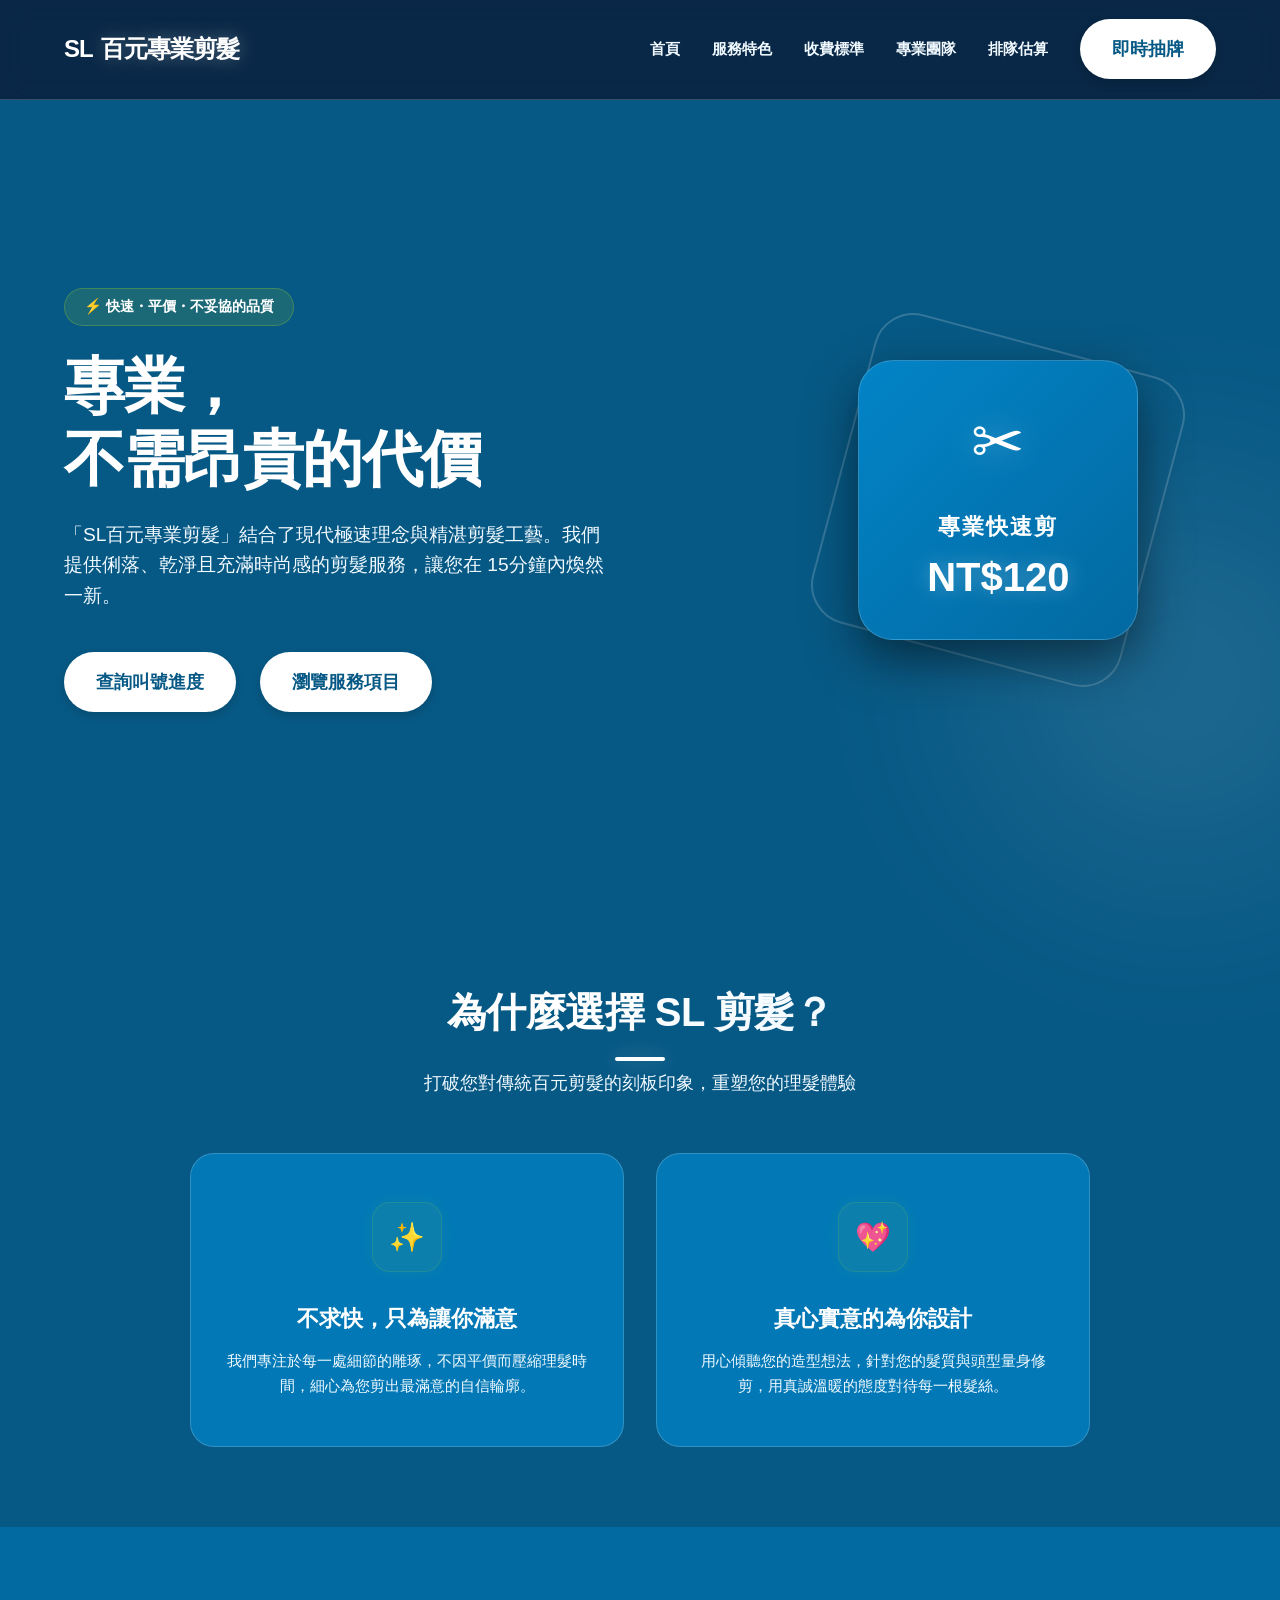
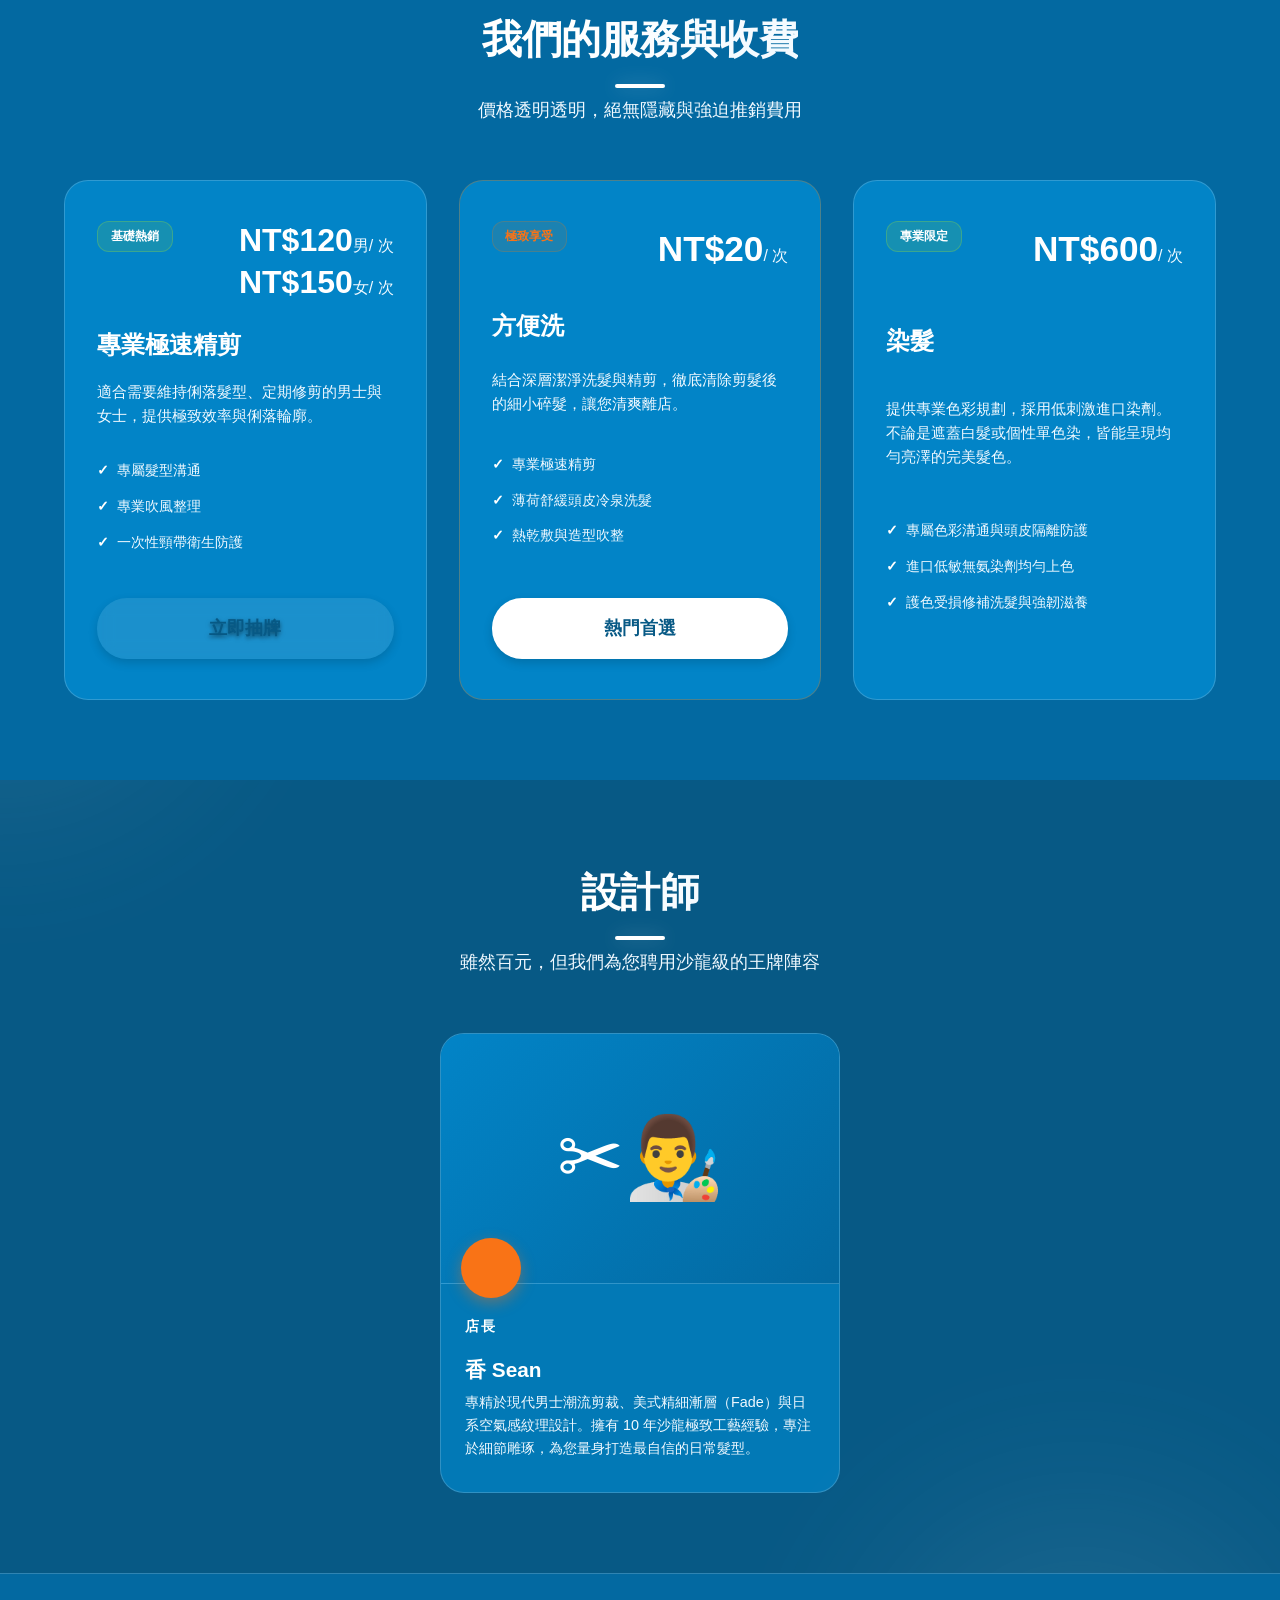
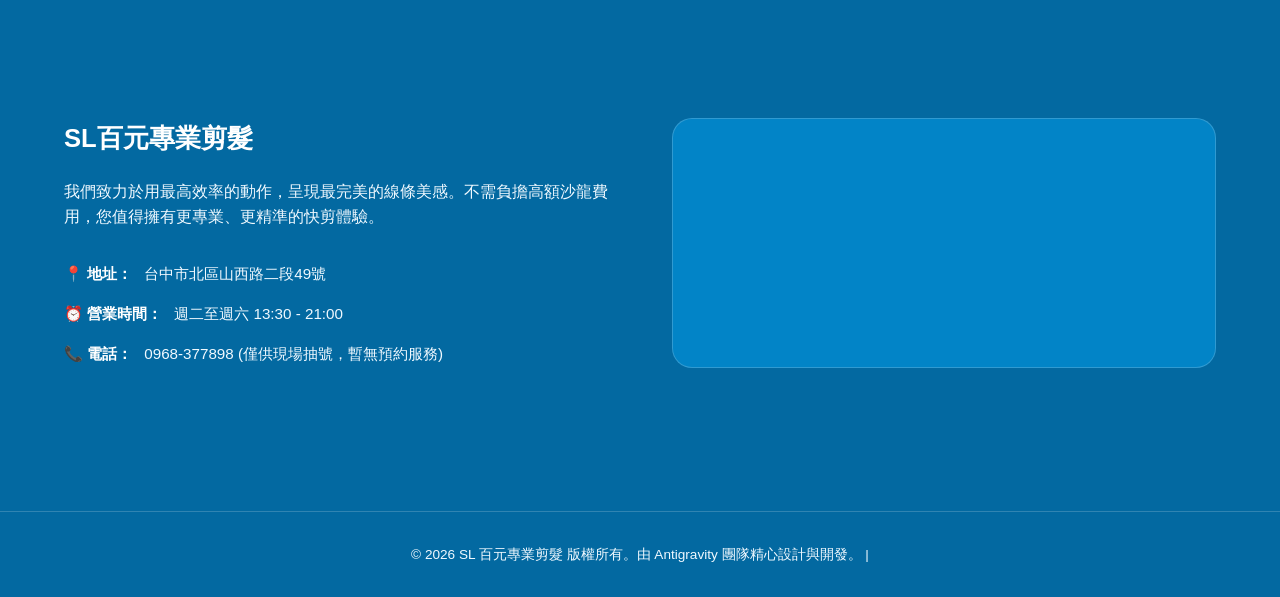
<file: index.html>
<!DOCTYPE html>
<!-- lang="zh-Hant" 告訴瀏覽器這個網頁的語言是「繁體中文」 -->
<html lang="zh-Hant">

<head>
    <!-- 設定網頁編碼為 UTF-8，確保中文字不會變成亂碼 -->
    <meta charset="UTF-8">
    <!-- 設定 viewport 讓網頁可以在手機等行動裝置上正常縮放排版 -->
    <meta name="viewport" content="width=device-width, initial-scale=1.0, maximum-scale=1.0, user-scalable=no">
    <!-- 網頁標題，會顯示在瀏覽器的標籤頁上 -->
    <title>SL百元專業剪髮 | 極速、平價、時尚沙龍</title>

    <!-- 資安防護設定 (Content Security Policy) -->
    <meta http-equiv="Content-Security-Policy" content="default-src 'self'; font-src 'self' https://fonts.gstatic.com; style-src 'self' 'unsafe-inline' https://fonts.googleapis.com; script-src 'self' 'unsafe-inline'; img-src 'self' data: https:; frame-src 'self' https://maps.google.com https://www.google.com;">

    <!-- SEO 與 Meta 設定：幫助 Google 搜尋引擎了解這個網頁在做什麼 -->
    <meta name="description" content="SL百元專業剪髮提供最快、最專業的男士女士剪髮服務。只需120元，由擁有多年沙龍經驗的設計師為您量身打造完美輪廓。本站提供線上號碼牌即時等候時間估算。">
    <!-- 關鍵字設定，當有人搜尋這些字時比較容易找到我們 -->
    <meta name="keywords" content="SL剪髮, 百元剪髮, 快速剪髮, 台北剪髮, 平價沙龍, 排隊叫號">

    <!-- Open Graph (OG) 社群分享標籤設定 -->
    <meta property="og:title" content="SL百元專業剪髮 | 極速、平價、時尚沙龍">
    <meta property="og:description" content="最快、最專業的男士女士剪髮服務。只需120元，即刻享有量身打造的完美輪廓。">
    <meta property="og:type" content="website">
    <meta property="og:image" content="https://sl.keroao.dpdns.org/og-preview.jpg">

    <!-- 網頁小圖示 (Favicon) 避免瀏覽器報錯 -->
    <link rel="icon" href="favicon.ico" type="image/x-icon">

    <!-- 引入 Google Fonts 提供的漂亮字體 (Outfit 負責英文與數字，Noto Sans TC 負責中文) -->
    <link rel="preconnect" href="https://fonts.googleapis.com">
    <link rel="preconnect" href="https://fonts.gstatic.com" crossorigin>
    <link
        href="https://fonts.googleapis.com/css2?family=Outfit:wght@300;400;600;800&family=Noto+Sans+TC:wght@300;400;700&display=swap"
        rel="stylesheet">

    <!-- 網頁視覺樣式設計 (CSS)：連結到我們自己寫的 style.css 檔案 (?v=1.1 是為了解決手機快取不更新的工程師技巧) -->
    <link rel="stylesheet" href="./style.css?v=1.1">
</head>

<body>

    <!-- 這是畫面背景的裝飾微光效果 (透過 CSS 畫出的模糊圓形) -->
    <div class="ambient-glow glow-1"></div>
    <div class="ambient-glow glow-2"></div>
    <div class="ambient-glow glow-3"></div>

    <!-- 1. Header (導覽列區塊) -->
    <!-- header 標籤代表網頁頂部的區塊，id="mainHeader" 是為了讓 JavaScript 找得到它 -->
    <header class="header" id="mainHeader">
        <div class="nav-container">
            <!-- 點擊 Logo 會透過 #home 滑動到網頁最上方 -->
            <a href="#home" class="logo" id="navLogo">
                SL<span>百元專業剪髮</span>
            </a>

            <!-- 手機版才會出現的「漢堡選單按鈕」 -->
            <button class="nav-toggle" id="menuToggleBtn" aria-label="切換選單">
                <span></span>
                <span></span>
                <span></span>
            </button>

            <!-- 導覽列右側的選單連結清單 -->
            <ul class="nav-menu" id="navMenuList">
                <!-- href="#名稱" 會在同一個網頁內平滑滑動到指定的區塊 -->
                <li><a href="#home" class="nav-link">首頁</a></li>
                <li><a href="#features" class="nav-link">服務特色</a></li>
                <li><a href="#services" class="nav-link">收費標準</a></li>
                <li><a href="#stylists" class="nav-link">專業團隊</a></li>
                <!-- 這些是連到其他網頁的連結 -->
                <li><a href="./queue.html" class="nav-link">排隊估算</a></li>
                <!-- 加了 class="btn btn-primary" 讓這個連結看起來像一個顯眼的按鈕 -->
                <li><a href="./queue.html" class="btn btn-primary" id="headerCtaBtn">即時抽牌</a></li>
            </ul>
        </div>
    </header>

    <!-- 2. Hero Section (主視覺看板區塊，通常是一進網頁看到的第一個大畫面) -->
    <!-- id="home" 對應導覽列的連結，讓導覽列可以捲動到這裡 -->
    <section id="home" class="hero">
        <div class="container hero-grid">
            <!-- 左側文字區 -->
            <div class="hero-content">
                <!-- 品牌標語 -->
                <div class="hero-tagline">
                    ⚡ 快速・平價・不妥協的品質
                </div>
                <!-- 大標題，<br> 代表換行，<span>用來單獨改變「代價」這兩個字的顏色 -->
                <h1>專業，<br>不需昂貴的<span>代價</span></h1>
                <!-- 品牌簡介 -->
                <p>
                    「SL百元專業剪髮」結合了現代極速理念與精湛剪髮工藝。我們提供俐落、乾淨且充滿時尚感的剪髮服務，讓您在 15分鐘內煥然一新。
                </p>
                <!-- 兩個行動呼籲按鈕 (Call to Action) -->
                <div class="hero-actions">
                    <!-- 連接到排隊頁面 -->
                    <a href="./queue.html" class="btn btn-primary">查詢叫號進度</a>
                    <!-- 滑動到下方的收費標準區塊 -->
                    <a href="#services" class="btn btn-primary">瀏覽服務項目</a>
                </div>
            </div>

            <!-- 右側視覺圖形區 (用 CSS 畫出的立體幾何圖形) -->
            <div class="hero-visual">
                <!-- 框線裝飾 -->
                <div class="visual-outline"></div>
                <!-- 實體的色塊 -->
                <div class="visual-solid">
                    <div class="visual-icon">✂</div>
                    <div class="visual-label">專業快速剪</div>
                    <div class="visual-price">NT$120</div>
                </div>
            </div>
        </div>
    </section>

    <!-- 3. Features Section (服務特色區塊) -->
    <section id="features" class="container">
        <!-- 區塊標題 -->
        <div class="section-title">
            <h2>為什麼選擇 SL 剪髮？</h2>
            <p>打破您對傳統百元剪髮的刻板印象，重塑您的理髮體驗</p>
        </div>

        <!-- 使用 CSS Grid 排列的兩個特色卡片 -->
        <div class="features-grid">
            <!-- 第一個特色卡片 -->
            <div class="feature-card">
                <div class="feature-icon">✨</div>
                <h3>不求快，只為讓你滿意</h3>
                <p>我們專注於每一處細節的雕琢，不因平價而壓縮理髮時間，細心為您剪出最滿意的自信輪廓。</p>
            </div>

            <!-- 第二個特色卡片 -->
            <div class="feature-card">
                <div class="feature-icon">💖</div>
                <h3>真心實意的為你設計</h3>
                <p>用心傾聽您的造型想法，針對您的髮質與頭型量身修剪，用真誠溫暖的態度對待每一根髮絲。</p>
            </div>
        </div>
    </section>

    <!-- 4. Services & Pricing (收費標準區塊) -->
    <section id="services" class="services">
        <div class="container">
            <div class="section-title">
                <h2>我們的服務與收費</h2>
                <p>價格透明透明，絕無隱藏與強迫推銷費用</p>
            </div>

            <!-- 使用 CSS Grid 橫向排列三個價目表卡片 -->
            <div class="services-grid">
                <!-- 價目卡片 1：基礎熱銷 -->
                <div class="service-card">
                    <div class="service-header">
                        <!-- 卡片左上角的小標籤 -->
                        <span class="service-badge">基礎熱銷</span>
                        <!-- 價格顯示區 -->
                        <div class="service-prices"
                            style="display: flex; flex-direction: column; align-items: flex-end; line-height: 1.2;">
                            <div class="service-price" style="font-size: 2rem;">NT$120<span>男/ 次</span></div>
                            <div class="service-price" style="font-size: 2rem; margin-top: 4px;">NT$150<span>女/ 次</span>
                            </div>
                        </div>
                    </div>
                    <h3>專業極速精剪</h3>
                    <p>適合需要維持俐落髮型、定期修剪的男士與女士，提供極致效率與俐落輪廓。</p>
                    <!-- 包含項目的清單 -->
                    <ul class="service-features">
                        <li>專屬髮型溝通</li>
                        <li>專業吹風整理</li>
                        <li>一次性頸帶衛生防護</li>
                    </ul>
                    <a href="./queue.html" class="btn btn-secondary">立即抽牌</a>
                </div>

                <!-- 價目卡片 2：極致享受 (特別加上橘色邊框突顯) -->
                <div class="service-card" style="border-color: rgba(255, 123, 0, 0.3);">
                    <div class="service-header">
                        <span class="service-badge popular">極致享受</span>
                        <div class="service-price">NT$20<span>/ 次</span></div>
                    </div>
                    <h3>方便洗</h3>
                    <p>結合深層潔淨洗髮與精剪，徹底清除剪髮後的細小碎髮，讓您清爽離店。</p>
                    <ul class="service-features">
                        <li>專業極速精剪</li>
                        <li>薄荷舒緩頭皮冷泉洗髮</li>
                        <li>熱乾敷與造型吹整</li>
                    </ul>
                    <a href="./queue.html" class="btn btn-primary">熱門首選</a>
                </div>

                <!-- 價目卡片 3：專業限定 -->
                <div class="service-card">
                    <div class="service-header">
                        <span class="service-badge">專業限定</span>
                        <div class="service-price">NT$600<span>/ 次</span></div>
                    </div>
                    <h3>染髮</h3>
                    <p>提供專業色彩規劃，採用低刺激進口染劑。不論是遮蓋白髮或個性單色染，皆能呈現均勻亮澤的完美髮色。</p>
                    <ul class="service-features">
                        <li>專屬色彩溝通與頭皮隔離防護</li>
                        <li>進口低敏無氨染劑均勻上色</li>
                        <li>護色受損修補洗髮與強韌滋養</li>
                    </ul>
                </div>
            </div>
        </div>
    </section>

    <!-- 5. Stylists Section (設計師團隊區塊) -->
    <section id="stylists" class="container">
        <div class="section-title">
            <h2>設計師</h2>
            <p>雖然百元，但我們為您聘用沙龍級的王牌陣容</p>
        </div>

        <div class="stylists-grid">
            <div class="stylist-card">
                <!-- 虛擬頭像圖示 -->
                <div class="stylist-avatar">✂👨‍🎨</div>
                <div class="stylist-info">
                    <div class="stylist-role">店長</div>
                    <h3>香 Sean</h3>
                    <!-- 店長個人介紹 -->
                    <p class="stylist-desc">專精於現代男士潮流剪裁、美式精細漸層（Fade）與日系空氣感紋理設計。擁有 10 年沙龍極致工藝經驗，專注於細節雕琢，為您量身打造最自信的日常髮型。
                    </p>
                </div>
            </div>
        </div>
    </section>

    <!-- 7. Footer (頁尾聯絡資訊區塊) -->
    <footer class="footer">
        <div class="container footer-grid">
            <!-- 左側文字聯絡資訊 -->
            <div class="footer-info">
                <h3>SL<span>百元專業剪髮</span></h3>
                <p>
                    我們致力於用最高效率的動作，呈現最完美的線條美感。不需負擔高額沙龍費用，您值得擁有更專業、更精準的快剪體驗。
                </p>
                <ul class="contact-list">
                    <!-- strong 標籤會讓裡面的文字變粗體 -->
                    <li class="contact-item"><strong>📍 地址：</strong> 台中市北區山西路二段49號</li>
                    <li class="contact-item"><strong>⏰ 營業時間：</strong> 週二至週六 13:30 - 21:00</li>
                    <li class="contact-item"><strong>📞 電話：</strong> 0968-377898 (僅供現場抽號，暫無預約服務)</li>
                </ul>
            </div>

            <!-- 右側 Google Maps 嵌入區塊 -->
            <!-- iframe 標籤可以在網頁裡面挖一個洞，用來顯示另一個網頁(這裡是 Google地圖) -->
            <div class="footer-map" aria-label="SL剪髮店面地圖" style="overflow: hidden;">
                <iframe width="100%" height="100%" frameborder="0" style="border:0;"
                    src="https://maps.google.com/maps?q=台中市北區山西路二段49號&t=m&z=16&output=embed&iwloc=near" allowfullscreen>
                </iframe>
            </div>
        </div>

        <!-- 網頁最底部的版權宣告列 -->
        <div class="footer-bottom">
            <!-- &copy; 是一個特殊的 HTML 代碼，會顯示版權符號 © -->

            <p>&copy; 2026 SL 百元專業剪髮 版權所有。由 Antigravity 團隊精心設計與開發。 |
                <!-- 移除公開的店長連結，改由直接輸入網址存取 -->
            </p>
        </div>
    </footer>

    <!-- ==========================================
         網頁互動邏輯 (內嵌 JavaScript)
         ========================================== -->
    <!-- 引入共用的前端互動邏輯 (app.js) -->
    <script src="./app.js"></script>
</body>

</html>
</file>
<file: style.css>
@charset "UTF-8";

/* ==========================================================================
   1. CSS 變數系統 & 基礎設定 (教學註解)
   --------------------------------------------------------------------------
   【觀念教學】
   :root 代表整份 HTML 文件的根元素，我們通常在這裡宣告「CSS 變數」(Custom Properties)。
   變數的好處是「一處修改，全域生效」。例如你想把網站主色調從藍色換成綠色，
   只要改這裡的 --bg-main 即可，不用去找幾百行程式碼一個個換。
   ========================================================================== */
:root {
    /* 品牌色彩系統 (海洋活力亮藍與白配色) */
    --bg-main: #075985;
    /* 活力深天藍，更亮且飽滿 */
    --bg-secondary: #0284c7;
    /* 亮天藍卡片 */
    --bg-accent-dark: #0369a1;
    /* 區塊中天藍 */
    --color-accent: #ffffff;
    /* 純白 (主強調色) */
    --color-accent-glow: rgba(255, 255, 255, 0.3);
    --color-orange: #f97316;
    /* 活力亮橘色 (點綴色) */
    --color-orange-glow: rgba(249, 115, 22, 0.4);

    /* 文字與狀態色彩 */
    --text-primary: #ffffff;
    --text-secondary: #f0f9ff;
    /* 淺藍白，提升亮色調質感 */
    --text-dark: #075985;
    /* 搭配白色按鈕的文字深天藍色 */

    /* 玻璃擬態與邊框 */
    --glass-bg: rgba(2, 132, 199, 0.75);
    --glass-border: rgba(255, 255, 255, 0.18);

    /* 動態與陰影 */
    --transition-smooth: all 0.4s cubic-bezier(0.16, 1, 0.3, 1);
    --shadow-neon: 0 0 20px var(--color-accent-glow);
    --font-sans: 'Outfit', 'Noto Sans TC', sans-serif;
}

/* 全域重設 */
* {
    box-sizing: border-box;
    margin: 0;
    padding: 0;
    scroll-behavior: smooth;
    /* 點擊導覽列時平滑滾動 */
}

html, body {
    overflow-x: hidden;
    width: 100%;
}

body {
    font-family: var(--font-sans);
    background-color: var(--bg-main);
    color: var(--text-primary);
    line-height: 1.6;
    overflow-x: hidden;
    position: relative;
}

/* 背景動態微光裝飾 */
.ambient-glow {
    position: absolute;
    width: 600px;
    height: 600px;
    background: radial-gradient(circle, var(--color-accent-glow) 0%, rgba(11, 19, 43, 0) 70%);
    filter: blur(80px);
    border-radius: 50%;
    z-index: -1;
    pointer-events: none;
    opacity: 0.4;
}

.glow-1 {
    top: 10%;
    right: -200px;
}

.glow-2 {
    top: 50%;
    left: -300px;
}

.glow-3 {
    bottom: 5%;
    right: -100px;
}

/* ==========================================================================
   2. 常用元件與排版 (Layout) (教學註解)
   --------------------------------------------------------------------------
   【觀念教學】
   .container 是一個常見的網頁排版技巧。它用來限制內容的最大寬度 (max-width)，
   並利用 margin: 0 auto; 讓內容在畫面上永遠保持「水平置中」。
   這樣即使在超大螢幕上，內容也不會無限延伸到兩側。
   ========================================================================== */
.container {
    width: 90%;
    max-width: 1200px;
    margin: 0 auto;
    padding: 5rem 0;
}

.section-title {
    text-align: center;
    margin-bottom: 3.5rem;
}

.section-title h2 {
    font-size: 2.5rem;
    font-weight: 800;
    letter-spacing: -0.5px;
    display: inline-block;
    background: linear-gradient(135deg, #ffffff 30%, var(--text-secondary) 100%);
    -webkit-background-clip: text;
    background-clip: text;
    -webkit-text-fill-color: transparent;
    color: transparent;
}

.section-title h2::after {
    content: '';
    display: block;
    width: 50px;
    height: 4px;
    background: var(--color-accent);
    margin: 0.8rem auto 0;
    border-radius: 2px;
    box-shadow: var(--shadow-neon);
}

.section-title p {
    color: var(--text-secondary);
    font-size: 1.1rem;
    font-weight: 300;
    margin-top: 0.5rem;
}

/* 霓虹特效按鈕 */
.btn {
    display: inline-flex;
    align-items: center;
    justify-content: center;
    padding: 0.8rem 2.2rem;
    font-size: 1rem;
    font-weight: 700;
    border-radius: 30px;
    cursor: pointer;
    text-decoration: none;
    transition: var(--transition-smooth);
    border: 2px solid transparent;
    position: relative;
    overflow: hidden;
}

.btn-primary {
    background-color: var(--color-accent);
    color: var(--text-dark);
}

.btn-primary:hover {
    transform: translateY(-3px);
    box-shadow: 0 8px 25px var(--color-accent-glow);
    background-color: #f1f5f9;
    /* 懸停時為淺灰白色 */
}

.btn-secondary {
    background-color: rgba(255, 255, 255, 0.1);
    color: var(--text-primary);
    border-color: rgba(255, 255, 255, 0.4);
    backdrop-filter: blur(8px);
    -webkit-backdrop-filter: blur(8px);
    text-shadow: 0 2px 4px rgba(0, 0, 0, 0.5);
}

.btn-secondary:hover {
    background-color: rgba(255, 255, 255, 0.2);
    border-color: var(--color-accent);
    color: var(--color-accent);
    box-shadow: var(--shadow-neon);
    transform: translateY(-3px);
}

/* 按鈕點擊水波紋效果 */
.ripple {
    position: absolute;
    background: rgba(255, 255, 255, 0.4);
    border-radius: 50%;
    transform: scale(0);
    animation: ripple-effect 0.6s linear;
    pointer-events: none;
}

@keyframes ripple-effect {
    to {
        transform: scale(4);
        opacity: 0;
    }
}

/* ==========================================================================
   3. Header (導覽列 - 玻璃擬態) (教學註解)
   --------------------------------------------------------------------------
   【觀念教學】
   這裡使用了 position: fixed; 把導覽列「釘」在畫面最上方，就算往下滾動也不會消失。
   另外，backdrop-filter: blur(15px); 是一種叫做「玻璃擬態(Glassmorphism)」的現代設計手法，
   可以讓背景產生毛玻璃的模糊半透明效果，看起來非常有質感。
   ========================================================================== */
.header {
    position: fixed;
    top: 0;
    left: 0;
    width: 100%;
    z-index: 100;
    background: rgba(11, 19, 43, 0.7);
    backdrop-filter: blur(15px);
    -webkit-backdrop-filter: blur(15px);
    border-bottom: 1px solid var(--glass-border);
    transition: var(--transition-smooth);
}

.header-scrolled {
    background: rgba(11, 19, 43, 0.95);
    padding: 0.6rem 0;
    box-shadow: 0 10px 30px rgba(0, 0, 0, 0.3);
}

.nav-container {
    width: 90%;
    max-width: 1200px;
    margin: 0 auto;
    display: flex;
    justify-content: space-between;
    align-items: center;
    padding: 1.2rem 0;
}

.logo {
    font-size: 1.5rem;
    font-weight: 800;
    color: var(--text-primary);
    text-decoration: none;
    letter-spacing: -1px;
    display: flex;
    align-items: center;
    gap: 8px;
}

.logo span {
    color: var(--color-accent);
    text-shadow: var(--shadow-neon);
}

.nav-menu {
    display: flex;
    list-style: none;
    gap: 2rem;
    align-items: center;
}

.nav-link {
    color: var(--text-secondary);
    text-decoration: none;
    font-size: 0.95rem;
    font-weight: 600;
    transition: var(--transition-smooth);
    position: relative;
    padding: 0.5rem 0;
}

.nav-link::after {
    content: '';
    position: absolute;
    bottom: 0;
    left: 0;
    width: 0;
    height: 2px;
    background-color: var(--color-accent);
    transition: var(--transition-smooth);
    box-shadow: var(--shadow-neon);
}

.nav-link:hover {
    color: var(--text-primary);
}

.nav-link:hover::after {
    width: 100%;
}

.nav-toggle {
    display: none;
    flex-direction: column;
    gap: 6px;
    cursor: pointer;
    background: none;
    border: none;
}

.nav-toggle span {
    width: 25px;
    height: 3px;
    background-color: var(--text-primary);
    border-radius: 2px;
    transition: var(--transition-smooth);
}

/* ==========================================================================
   4. Hero Section (主視覺看板) (教學註解)
   --------------------------------------------------------------------------
   【觀念教學】
   Hero Section 通常是使用者進站後看到的第一個「滿版畫面」。
   這裡使用了 min-height: 100vh; (vh = viewport height)，確保這塊區域至少會跟螢幕一樣高。
   排版上使用 display: grid; 來切割左右兩塊 (文字與圖片)，這是非常強大且好用的排版工具。
   ========================================================================== */
.hero {
    min-height: 100vh; /* 給舊版瀏覽器的備用方案 */
    min-height: 100dvh; /* 專為 iOS Safari 等手機瀏覽器設計，自動扣除上下工具列 */
    display: flex;
    align-items: center;
    padding-top: 100px;
    position: relative;
}

.hero-grid {
    display: grid;
    grid-template-columns: 1.2fr 0.8fr;
    gap: 4rem;
    align-items: center;
}

.hero-tagline {
    background: rgba(204, 255, 0, 0.1);
    color: var(--color-accent);
    border: 1px solid rgba(204, 255, 0, 0.2);
    padding: 0.4rem 1.2rem;
    border-radius: 20px;
    font-size: 0.9rem;
    font-weight: 700;
    display: inline-flex;
    align-items: center;
    gap: 6px;
    margin-bottom: 1.5rem;
}

.hero h1 {
    font-size: 3.8rem;
    font-weight: 800;
    line-height: 1.2;
    margin-bottom: 1.5rem;
    letter-spacing: -1.5px;
}

.hero h1 span {
    background: linear-gradient(to right, var(--color-accent), #ffffff);
    -webkit-background-clip: text;
    background-clip: text;
    -webkit-text-fill-color: transparent;
    color: transparent;
}

.hero p {
    color: var(--text-secondary);
    font-size: 1.2rem;
    font-weight: 300;
    margin-bottom: 2.5rem;
    max-width: 550px;
}

.hero-actions {
    display: flex;
    gap: 1.5rem;
}

/* 右側創意理髮造型圖標 */
.hero-visual {
    position: relative;
    display: flex;
    justify-content: center;
    align-items: center;
}

.visual-outline {
    width: 320px;
    height: 320px;
    border: 2px solid var(--glass-border);
    border-radius: 40px;
    position: relative;
    transform: rotate(15deg);
    animation: rotateSlow 25s linear infinite;
}

.visual-solid {
    position: absolute;
    width: 280px;
    height: 280px;
    background: linear-gradient(135deg, var(--bg-secondary) 0%, var(--bg-accent-dark) 100%);
    border: 1px solid var(--glass-border);
    border-radius: 35px;
    display: flex;
    flex-direction: column;
    justify-content: center;
    align-items: center;
    box-shadow: 0 20px 50px rgba(0, 0, 0, 0.5);
}

.visual-icon {
    font-size: 4rem;
    margin-bottom: 1rem;
    filter: drop-shadow(0 0 15px var(--color-accent-glow));
    animation: bounceSlow 3s ease-in-out infinite alternate;
}

.visual-label {
    font-size: 1.4rem;
    font-weight: 800;
    letter-spacing: 2px;
}

.visual-price {
    color: var(--color-accent);
    font-size: 2.5rem;
    font-weight: 800;
    text-shadow: var(--shadow-neon);
}

@keyframes rotateSlow {
    to {
        transform: rotate(375deg);
    }
}

@keyframes bounceSlow {
    0% {
        transform: translateY(0);
    }

    100% {
        transform: translateY(-15px);
    }
}

/* ==========================================================================
   5. Features Section (三大特色卡片) (教學註解)
   --------------------------------------------------------------------------
   【觀念教學】
   這裡同樣運用 display: grid; 來製作卡片列表。
   在 :hover (滑鼠游標懸停) 時，加上 transform: translateY(-10px); 
   可以讓卡片在視覺上「浮起來」，增加網頁的互動性與生命力。
   ========================================================================== */
.features-grid {
    display: grid;
    grid-template-columns: repeat(2, 1fr);
    gap: 2rem;
    max-width: 900px;
    margin: 0 auto;
}

.feature-card {
    background: var(--glass-bg);
    border: 1px solid var(--glass-border);
    padding: 3rem 2rem;
    border-radius: 24px;
    text-align: center;
    transition: var(--transition-smooth);
}

.feature-card:hover {
    transform: translateY(-10px);
    border-color: rgba(204, 255, 0, 0.3);
    box-shadow: 0 15px 35px rgba(0, 0, 0, 0.4), 0 0 20px rgba(204, 255, 0, 0.05);
}

.feature-icon {
    background: rgba(204, 255, 0, 0.05);
    border: 1px solid rgba(204, 255, 0, 0.1);
    color: var(--color-accent);
    width: 70px;
    height: 70px;
    border-radius: 18px;
    display: flex;
    justify-content: center;
    align-items: center;
    margin: 0 auto 1.8rem;
    font-size: 1.8rem;
    box-shadow: 0 0 15px rgba(204, 255, 0, 0.05);
    transition: var(--transition-smooth);
}

.feature-card:hover .feature-icon {
    background-color: var(--color-accent);
    color: var(--text-dark);
    box-shadow: var(--shadow-neon);
    transform: scale(1.05);
}

.feature-card h3 {
    font-size: 1.4rem;
    font-weight: 700;
    margin-bottom: 0.8rem;
}

.feature-card p {
    color: var(--text-secondary);
    font-size: 0.95rem;
    font-weight: 300;
}

/* ==========================================================================
           6. Services & Pricing (服務項目與價目表)
           ========================================================================== */
.services {
    background-color: var(--bg-accent-dark);
}

.services-grid {
    display: grid;
    grid-template-columns: repeat(3, 1fr);
    gap: 2rem;
}

.service-card {
    background: var(--bg-secondary);
    border: 1px solid var(--glass-border);
    border-radius: 24px;
    padding: 2.5rem 2rem;
    display: flex;
    flex-direction: column;
    justify-content: space-between;
    transition: var(--transition-smooth);
}

.service-card:hover {
    border-color: rgba(204, 255, 0, 0.3);
    box-shadow: 0 15px 30px rgba(0, 0, 0, 0.5);
    transform: scale(1.02);
}

.service-header {
    display: flex;
    justify-content: space-between;
    align-items: flex-start;
    margin-bottom: 1.5rem;
}

.service-badge {
    background-color: rgba(204, 255, 0, 0.1);
    color: var(--color-accent);
    font-size: 0.75rem;
    font-weight: 800;
    padding: 0.3rem 0.8rem;
    border-radius: 12px;
    border: 1px solid rgba(204, 255, 0, 0.2);
}

.service-badge.popular {
    background-color: rgba(255, 123, 0, 0.1);
    color: var(--color-orange);
    border: 1px solid rgba(255, 123, 0, 0.2);
}

.service-price {
    font-size: 2.2rem;
    font-weight: 800;
    color: var(--text-primary);
}

.service-price span {
    font-size: 1rem;
    color: var(--text-secondary);
    font-weight: 400;
}

.service-card h3 {
    font-size: 1.5rem;
    font-weight: 700;
    margin-bottom: 1rem;
}

.service-card p {
    color: var(--text-secondary);
    font-size: 0.95rem;
    margin-bottom: 1.8rem;
    min-height: 50px;
}

.service-features {
    list-style: none;
    margin-bottom: 2rem;
}

.service-features li {
    display: flex;
    align-items: center;
    gap: 8px;
    font-size: 0.9rem;
    margin-bottom: 0.8rem;
    color: var(--text-secondary);
}

.service-features li::before {
    content: '✓';
    color: var(--color-accent);
    font-weight: bold;
}

/* ==========================================================================
           7. Stylists (設計師團隊)
           ========================================================================== */
.stylists-grid {
    display: flex;
    justify-content: center;
    gap: 2rem;
}

.stylist-card {
    background: var(--glass-bg);
    border: 1px solid var(--glass-border);
    border-radius: 24px;
    overflow: hidden;
    transition: var(--transition-smooth);
    max-width: 400px;
    width: 100%;
}

.stylist-card:hover {
    border-color: rgba(255, 123, 0, 0.3);
    box-shadow: 0 15px 35px rgba(0, 0, 0, 0.4);
    transform: translateY(-5px);
}

.stylist-avatar {
    height: 250px;
    background: linear-gradient(135deg, var(--bg-secondary) 0%, var(--bg-accent-dark) 100%);
    display: flex;
    justify-content: center;
    align-items: center;
    font-size: 5rem;
    position: relative;
    border-bottom: 1px solid var(--glass-border);
}

.stylist-avatar::after {
    content: '';
    position: absolute;
    bottom: -15px;
    left: 20px;
    width: 60px;
    height: 60px;
    background: var(--color-orange);
    border-radius: 50%;
    z-index: 1;
    box-shadow: 0 5px 15px var(--color-orange-glow);
}

.stylist-card:nth-child(2) .stylist-avatar::after {
    background: var(--color-accent);
    box-shadow: 0 5px 15px var(--color-accent-glow);
}

.stylist-info {
    padding: 2rem 1.5rem;
}

.stylist-info h3 {
    font-size: 1.3rem;
    font-weight: 700;
    margin-bottom: 0.3rem;
}

.stylist-role {
    color: var(--color-accent);
    font-size: 0.85rem;
    font-weight: 700;
    text-transform: uppercase;
    letter-spacing: 1.5px;
    margin-bottom: 1rem;
}

.stylist-card:nth-child(2) .stylist-role {
    color: var(--color-orange);
}

.stylist-desc {
    color: var(--text-secondary);
    font-size: 0.9rem;
    font-weight: 300;
}



/* ==========================================================================
           9. Footer (頁尾營業與地圖資訊)
           ========================================================================== */
.footer {
    background-color: var(--bg-accent-dark);
    border-top: 1px solid var(--glass-border);
    padding: 4rem 0 2rem;
}

.footer-grid {
    display: grid;
    grid-template-columns: repeat(2, 1fr);
    gap: 4rem;
    margin-bottom: 3rem;
}

.footer-info h3 {
    font-size: 1.6rem;
    font-weight: 800;
    margin-bottom: 1.2rem;
}

.footer-info h3 span {
    color: var(--color-accent);
}

.footer-info p {
    color: var(--text-secondary);
    margin-bottom: 2rem;
    font-weight: 300;
}

.contact-list {
    list-style: none;
}

.contact-item {
    display: flex;
    align-items: center;
    gap: 12px;
    margin-bottom: 1rem;
    color: var(--text-secondary);
    font-size: 0.95rem;
}

.contact-item strong {
    color: var(--text-primary);
}

.footer-map {
    height: 250px;
    background-color: var(--bg-secondary);
    border: 1px solid var(--glass-border);
    border-radius: 20px;
    overflow: hidden;
    position: relative;
}

.map-placeholder {
    width: 100%;
    height: 100%;
    display: flex;
    justify-content: center;
    align-items: center;
    font-size: 1.2rem;
    color: var(--text-secondary);
    background: radial-gradient(circle, var(--bg-secondary) 10%, var(--bg-accent-dark) 90%);
}

.map-accent-line {
    position: absolute;
    width: 2px;
    height: 100%;
    background-color: rgba(204, 255, 0, 0.1);
    left: 40%;
}

.map-accent-line-h {
    position: absolute;
    width: 100%;
    height: 2px;
    background-color: rgba(204, 255, 0, 0.1);
    top: 50%;
}

.map-pin {
    position: absolute;
    top: 50%;
    left: 40%;
    transform: translate(-50%, -50%);
    font-size: 2rem;
    filter: drop-shadow(0 0 10px var(--color-accent-glow));
    animation: bounceSlow 2s ease-in-out infinite alternate;
}

.footer-bottom {
    text-align: center;
    padding-top: 2rem;
    border-top: 1px solid var(--glass-border);
    color: var(--text-secondary);
    font-size: 0.85rem;
}

/* ==========================================================================
   10. RWD 手機版響應式調校 (教學註解)
   --------------------------------------------------------------------------
   【觀念教學】
   @media (max-width: 992px) 代表「當螢幕寬度小於 992px (通常是平板或手機) 時，套用以下樣式」。
   這就是 RWD (響應式網頁設計) 的核心精髓。
   我們通常會在這裡把原本的左右並排 (grid-template-columns: 1fr 1fr)
   改成單欄直排 (grid-template-columns: 1fr)，以適應手機的窄螢幕。
   ========================================================================== */
@media (max-width: 992px) {
    .hero-grid {
        grid-template-columns: 1fr;
        gap: 3rem;
        text-align: center;
    }

    .hero h1 {
        font-size: 3rem;
    }

    .hero p {
        margin-left: auto;
        margin-right: auto;
    }

    .hero-actions {
        justify-content: center;
    }

    .features-grid,
    .services-grid,
    .stylists-grid {
        grid-template-columns: 1fr;
        gap: 2rem;
    }

    .footer-grid {
        grid-template-columns: 1fr;
        gap: 3rem;
    }
}

@media (max-width: 768px) {
    .nav-menu {
        display: none;
        /* 手機端預設收合 */
    }

    .nav-toggle {
        display: flex;
    }

    .container {
        padding: 3.5rem 0;
    }

}

/* ==========================================================================
           11. Queue Layout (排隊主版面與彈窗)
           ========================================================================== */


/* ==========================================================================
           12. Admin Dashboard (店長管理後台)
           ========================================================================== */
/* 現場叫號狀態看板 */
.status-display {
    display: grid;
    grid-template-columns: repeat(3, 1fr);
    gap: 1.5rem;
    background-color: var(--bg-accent-dark);
    padding: 1.5rem;
    border-radius: 20px;
    margin-bottom: 2.5rem;
    border: 1px solid var(--glass-border);
    text-align: center;
}

.status-lbl {
    font-size: 0.8rem;
    color: var(--text-secondary);
    margin-bottom: 0.4rem;
    font-weight: 600;
}

.status-val {
    font-size: 2.2rem;
    font-weight: 800;
    color: var(--color-accent);
    text-shadow: var(--shadow-neon);
}

.status-item:nth-child(2) .status-val {
    color: var(--color-orange);
    text-shadow: 0 0 20px var(--color-orange-glow);
}

/* 快速控制鍵 */
.control-panel {
    display: flex;
    flex-direction: column;
    gap: 1.2rem;
    margin-bottom: 2.5rem;
}

.btn {
    display: inline-flex;
    align-items: center;
    justify-content: center;
    padding: 1rem 2rem;
    font-size: 1.1rem;
    font-weight: 700;
    border-radius: 30px;
    cursor: pointer;
    border: none;
    transition: var(--transition-smooth);
    text-decoration: none;
    color: var(--text-dark);
    box-shadow: 0 4px 10px rgba(0, 0, 0, 0.15);
}

.btn-call-next {
    background-color: #10b981;
    /* 活力翡翠綠 */
    color: #ffffff;
    font-size: 1.25rem;
}

.btn-call-next:hover {
    background-color: #059669;
    transform: translateY(-2px);
    box-shadow: 0 8px 20px rgba(16, 185, 129, 0.4);
}

.btn-call-prev {
    background-color: #f59e0b;
    /* 橙黃 */
    color: #ffffff;
}

.btn-call-prev:hover {
    background-color: #d97706;
    transform: translateY(-2px);
    box-shadow: 0 6px 15px rgba(245, 158, 11, 0.35);
}

.btn-reset {
    background-color: transparent;
    color: #f87171;
    /* 紅 */
    border: 2px solid #ef4444;
}

.btn-reset:hover {
    background-color: rgba(239, 68, 68, 0.1);
    transform: translateY(-2px);
}

/* 系統提示區 */
.sys-notice {
    background: rgba(255, 255, 255, 0.05);
    border-left: 4px solid #38bdf8;
    padding: 0.8rem 1.2rem;
    border-radius: 0 12px 12px 0;
    font-size: 0.85rem;
    color: var(--text-secondary);
    margin-bottom: 2rem;
    display: none;
    /* 有事件時才顯現 */
}

/* 手動校正面板 */
.manual-panel h3 {
    font-size: 1.2rem;
    margin-bottom: 1.2rem;
    border-bottom: 1px solid var(--glass-border);
    padding-bottom: 0.6rem;
}

.form-row {
    display: grid;
    grid-template-columns: repeat(3, 1fr);
    gap: 1rem;
    margin-bottom: 1.2rem;
}

.form-group {
    display: flex;
    flex-direction: column;
    gap: 6px;
}

.form-group label {
    font-size: 0.85rem;
    color: var(--text-secondary);
    font-weight: 600;
}

.form-input {
    width: 100%;
    background-color: rgba(0, 8, 20, 0.5);
    border: 2px solid var(--glass-border);
    padding: 0.8rem;
    border-radius: 12px;
    color: #fff;
    font-size: 1.05rem;
    text-align: center;
    transition: var(--transition-smooth);
    font-family: var(--font-sans);
}

.form-input:focus {
    outline: none;
    border-color: #fff;
}

.error-container {
    color: #ef4444;
    font-size: 0.85rem;
    margin-top: -0.5rem;
    margin-bottom: 1rem;
    display: none;
    align-items: center;
    gap: 6px;
}

.btn-submit {
    background-color: #ffffff;
    color: var(--text-dark);
    width: 100%;
}

.btn-submit:hover {
    background-color: #e2e8f0;
}


@media (max-width: 576px) {
    .form-row {
        grid-template-columns: 1fr;
        gap: 1rem;
    }


    /* ==========================================================================
   13. Page Specific Overrides (�ץ����P�����@�����O���t��)
   ========================================================================== */

    /* Queue Page Overrides */
    .queue-wrapper .container {
        padding: 2rem 0;
    }

    .header .nav-container {
        padding: 0.8rem 0;
    }

    /* Admin Page Overrides */
    .admin-container {
        max-width: 800px !important;
        padding: 2rem 0 !important;
        flex: 1;
    }

    .admin-header .header-content {
        width: 90%;
        max-width: 800px;
        margin: 0 auto;
        display: flex;
        justify-content: space-between;
        align-items: center;
    }

    .admin-header {
        padding: 1rem 0;
    }
}

@media (max-width: 992px) {
        .hero-content {
            display: flex !important;
            flex-direction: column !important;
            align-items: center !important;
            text-align: center !important;
            width: 100% !important;
        }

        .hero h1 {
            font-size: 2.3rem !important;
        }
    }

/* ==========================================================================
   14. 全域懸浮號碼牌 (Global Floating Ticket Widget)
   ========================================================================== */
.floating-ticket-widget {
    position: fixed;
    bottom: 25px;
    right: 25px;
    z-index: 9999;
    background: rgba(3, 105, 161, 0.85); /* 品牌深藍 */
    backdrop-filter: blur(10px);
    -webkit-backdrop-filter: blur(10px);
    border: 1px solid rgba(255, 255, 255, 0.2);
    color: #fff;
    padding: 12px 24px;
    border-radius: 30px;
    font-weight: 700;
    font-size: 1rem;
    box-shadow: 0 10px 25px rgba(0, 0, 0, 0.3), 0 0 15px rgba(3, 105, 161, 0.5);
    cursor: pointer;
    display: flex;
    align-items: center;
    gap: 8px;
    transition: all 0.3s ease;
    animation: floatPulse 3s ease-in-out infinite;
    text-decoration: none;
}

.floating-ticket-widget:hover {
    background: rgba(3, 105, 161, 1);
    box-shadow: 0 15px 30px rgba(0, 0, 0, 0.4), 0 0 25px rgba(3, 105, 161, 0.7);
    transform: scale(1.05);
    animation: none; /* 懸停時暫停呼吸燈 */
}

@keyframes floatPulse {
    0% { transform: translateY(0); box-shadow: 0 10px 25px rgba(0, 0, 0, 0.3), 0 0 15px rgba(3, 105, 161, 0.5); }
    50% { transform: translateY(-8px); box-shadow: 0 15px 30px rgba(0, 0, 0, 0.4), 0 0 25px rgba(3, 105, 161, 0.8); }
    100% { transform: translateY(0); box-shadow: 0 10px 25px rgba(0, 0, 0, 0.3), 0 0 15px rgba(3, 105, 161, 0.5); }
}
</file>
